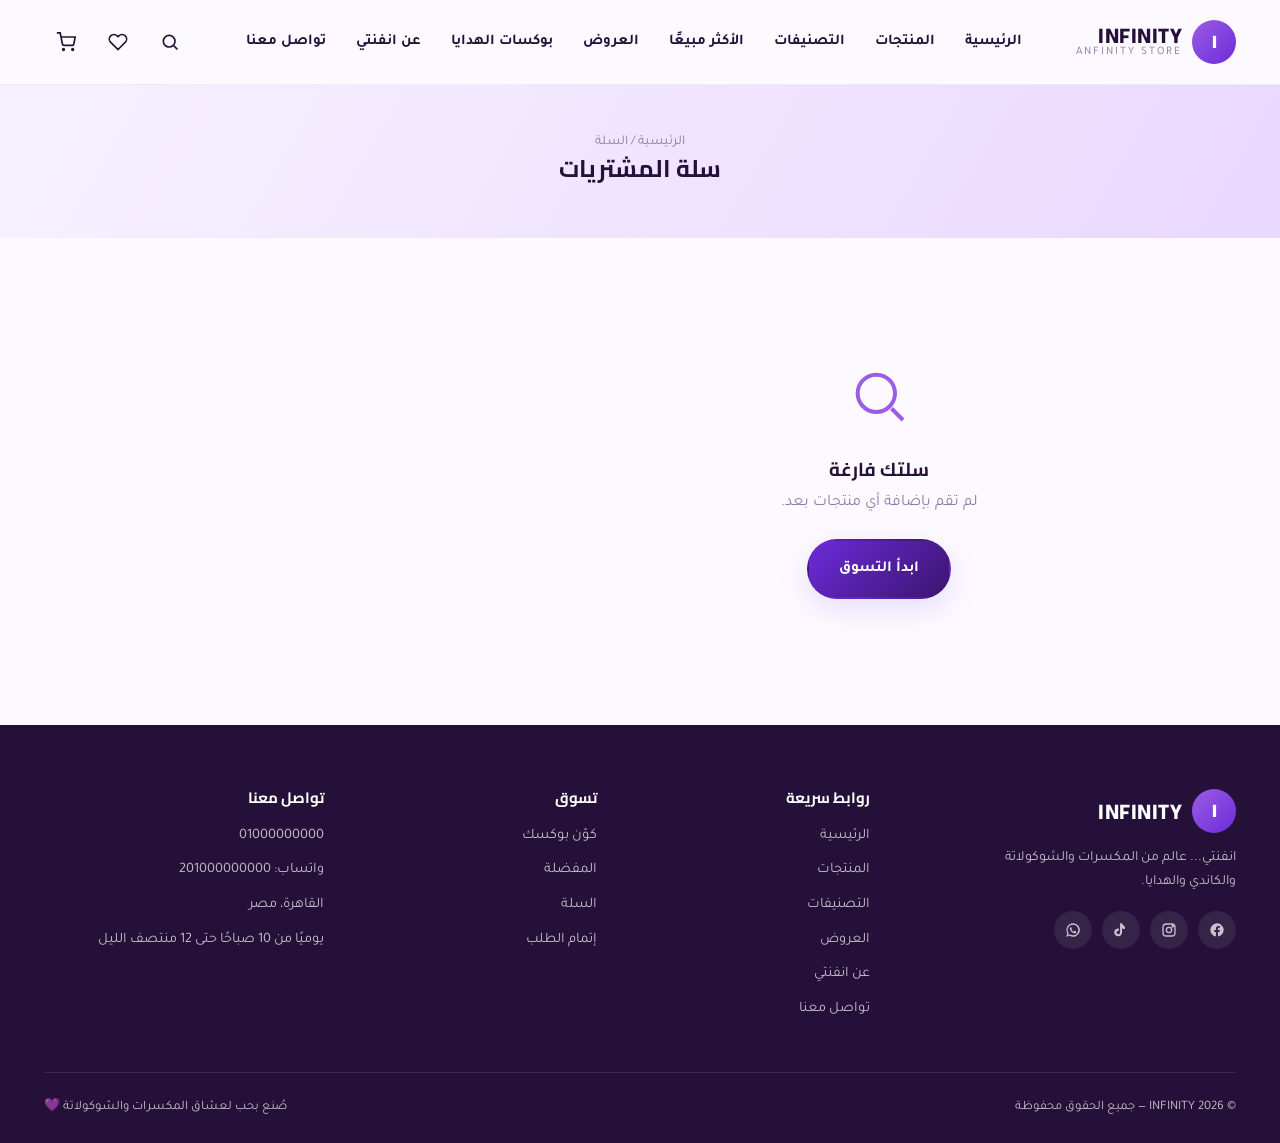
<file: cart.html>
<!DOCTYPE html>
<html lang="ar" dir="rtl">
<head>
<meta charset="UTF-8">
<meta name="viewport" content="width=device-width, initial-scale=1.0">
<title>سلة المشتريات | INFINITY انفنتي</title>
<meta name="description" content="راجع منتجاتك واحسب الإجمالي قبل إتمام الطلب من انفنتي.">
<link rel="icon" href="assets/icons/favicon.png">
<link rel="stylesheet" href="css/style.css">
<link rel="stylesheet" href="css/responsive.css">
<link rel="stylesheet" href="css/animations.css">
</head>
<body>

<div id="site-header"></div>

<main>
  <section class="page-hero">
    <div class="container">
      <div class="breadcrumb"><a href="index.html">الرئيسية</a> / السلة</div>
      <h1>سلة المشتريات</h1>
    </div>
  </section>

  <section class="section--tight">
    <div class="container">
      <div class="cart-layout">
        <div id="cart-root"></div>
        <div id="cart-summary-wrap">
          <div class="cart-summary" id="cart-summary"></div>
        </div>
      </div>
    </div>
  </section>
</main>

<div id="site-footer"></div>

<script src="js/config.js"></script>
<script src="js/products.js"></script>
<script src="js/cart.js"></script>
<script src="js/favorites.js"></script>
<script src="js/search.js"></script>
<script src="js/components.js"></script>
<script src="js/app.js"></script>
</body>
</html>
</file>
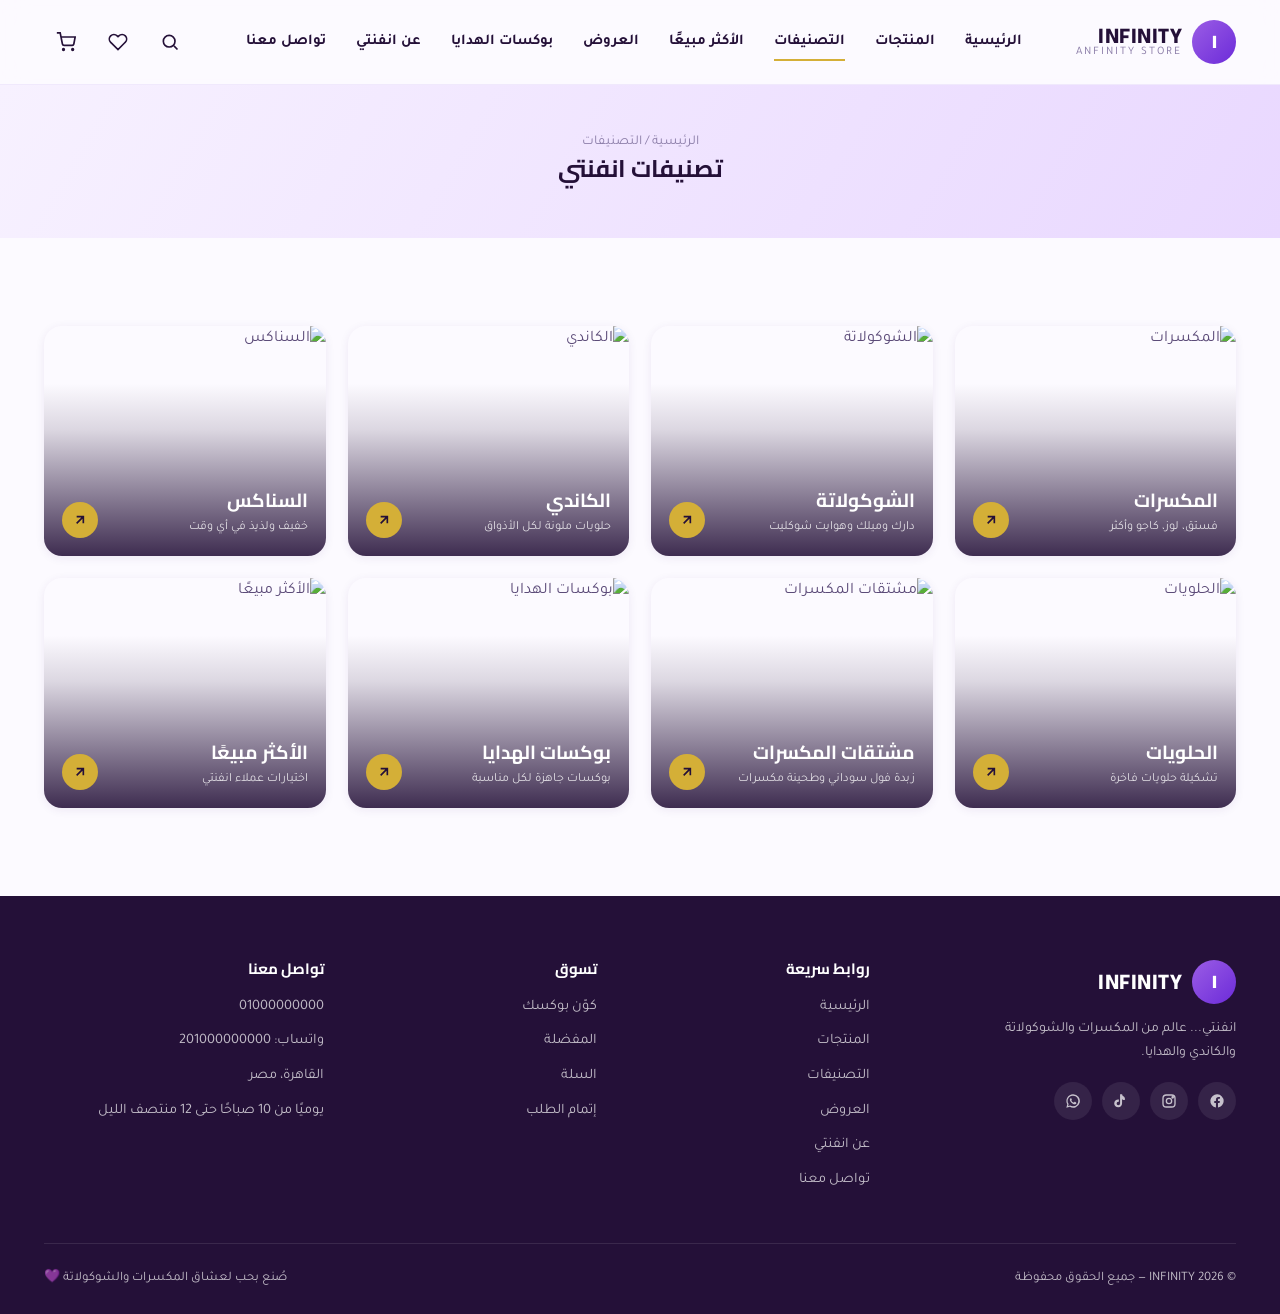
<file: categories.html>
<!DOCTYPE html>
<html lang="ar" dir="rtl">
<head>
<meta charset="UTF-8">
<meta name="viewport" content="width=device-width, initial-scale=1.0">
<title>التصنيفات | INFINITY انفنتي</title>
<meta name="description" content="تصفح تصنيفات انفنتي: المكسرات، الشوكولاتة، الكاندي، السناكس، الحلويات وبوكسات الهدايا.">
<link rel="icon" href="assets/icons/favicon.png">
<link rel="stylesheet" href="css/style.css">
<link rel="stylesheet" href="css/responsive.css">
<link rel="stylesheet" href="css/animations.css">
</head>
<body>

<div id="site-header"></div>

<main>
  <section class="page-hero">
    <div class="container">
      <div class="breadcrumb"><a href="index.html">الرئيسية</a> / التصنيفات</div>
      <h1>تصنيفات انفنتي</h1>
    </div>
  </section>

  <section class="section">
    <div class="container">
      <div class="categories-grid" id="all-categories-grid">
        <div class="skeleton-card skeleton"></div>
        <div class="skeleton-card skeleton"></div>
        <div class="skeleton-card skeleton"></div>
        <div class="skeleton-card skeleton"></div>
      </div>
    </div>
  </section>
</main>

<div id="site-footer"></div>

<script src="js/config.js"></script>
<script src="js/products.js"></script>
<script src="js/cart.js"></script>
<script src="js/favorites.js"></script>
<script src="js/search.js"></script>
<script src="js/components.js"></script>
<script src="js/app.js"></script>
</body>
</html>
</file>
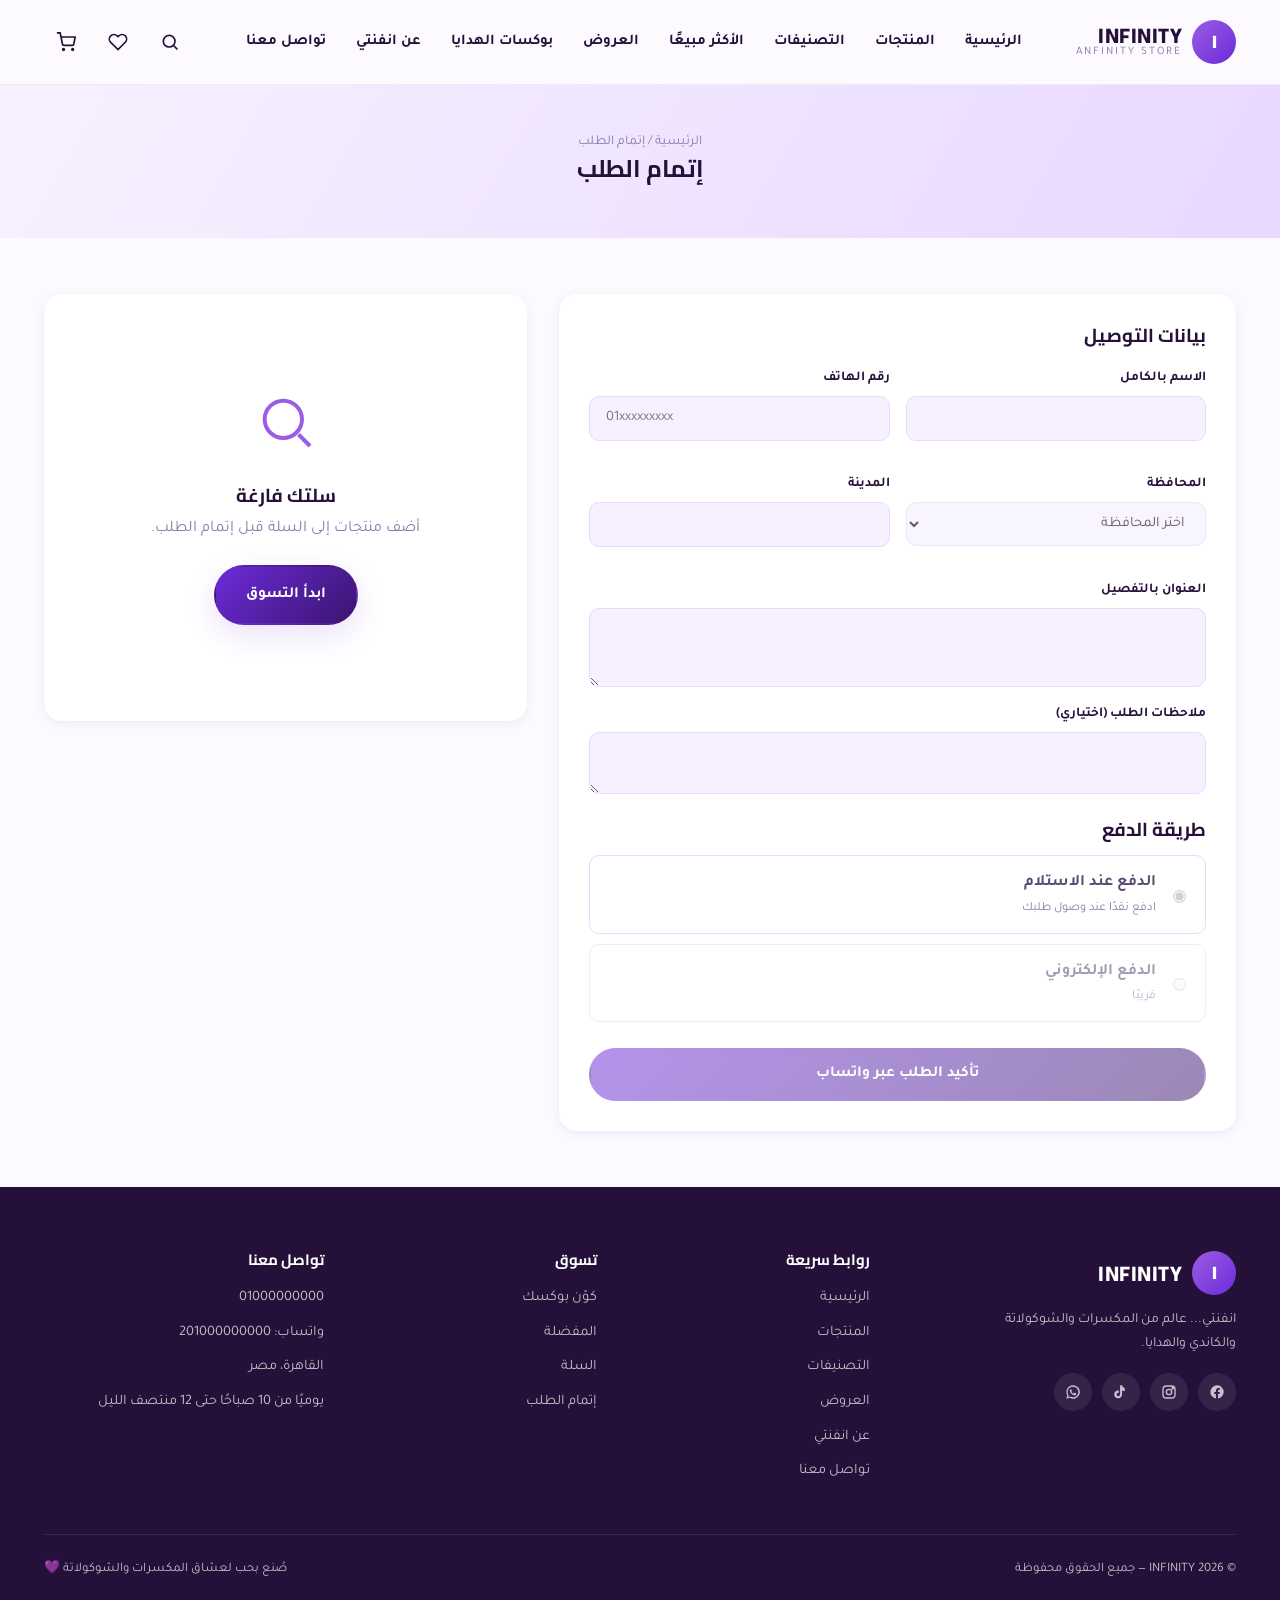
<file: checkout.html>
<!DOCTYPE html>
<html lang="ar" dir="rtl">
<head>
<meta charset="UTF-8">
<meta name="viewport" content="width=device-width, initial-scale=1.0">
<title>إتمام الطلب | INFINITY انفنتي</title>
<meta name="description" content="أكمل بيانات التوصيل واطلب من انفنتي بسهولة، مع إمكانية الطلب عبر واتساب.">
<link rel="icon" href="assets/icons/favicon.png">
<link rel="stylesheet" href="css/style.css">
<link rel="stylesheet" href="css/responsive.css">
<link rel="stylesheet" href="css/animations.css">
</head>
<body>

<div id="site-header"></div>

<main>
  <section class="page-hero">
    <div class="container">
      <div class="breadcrumb"><a href="index.html">الرئيسية</a> / إتمام الطلب</div>
      <h1>إتمام الطلب</h1>
    </div>
  </section>

  <section class="section--tight">
    <div class="container">
      <div class="checkout-layout">
        <div class="form-card">
          <h3 style="margin-bottom:20px;">بيانات التوصيل</h3>
          <form id="checkout-form" novalidate>
            <div class="form-row">
              <div class="form-field">
                <label for="name">الاسم بالكامل</label>
                <input type="text" id="name" name="name" required>
              </div>
              <div class="form-field">
                <label for="phone">رقم الهاتف</label>
                <input type="tel" id="phone" name="phone" pattern="^01[0-2,5]{1}[0-9]{8}$" required placeholder="01xxxxxxxxx">
              </div>
            </div>
            <div class="form-row">
              <div class="form-field">
                <label for="governorate">المحافظة</label>
                <select id="governorate" name="governorate" required>
                  <option value="">اختر المحافظة</option>
                  <option>القاهرة</option><option>الجيزة</option><option>الإسكندرية</option>
                  <option>الدقهلية</option><option>الشرقية</option><option>القليوبية</option>
                  <option>المنوفية</option><option>الغربية</option><option>أخرى</option>
                </select>
              </div>
              <div class="form-field">
                <label for="city">المدينة</label>
                <input type="text" id="city" name="city" required>
              </div>
            </div>
            <div class="form-field">
              <label for="address">العنوان بالتفصيل</label>
              <textarea id="address" name="address" rows="3" required></textarea>
            </div>
            <div class="form-field">
              <label for="notes">ملاحظات الطلب (اختياري)</label>
              <textarea id="notes" name="notes" rows="2"></textarea>
            </div>

            <h3 style="margin:24px 0 14px;">طريقة الدفع</h3>
            <div class="payment-options">
              <label class="payment-option">
                <input type="radio" name="payment" checked>
                <div><strong>الدفع عند الاستلام</strong><div style="font-size:12.5px;color:var(--text-muted);">ادفع نقدًا عند وصول طلبك</div></div>
              </label>
              <label class="payment-option disabled">
                <input type="radio" disabled>
                <div><strong>الدفع الإلكتروني</strong><div style="font-size:12.5px;color:var(--text-muted);">قريبًا</div></div>
              </label>
            </div>

            <button type="submit" class="btn btn-primary btn-block" style="margin-top:26px;">
              تأكيد الطلب عبر واتساب
            </button>
          </form>
        </div>

        <div class="cart-summary" id="checkout-summary"></div>
      </div>
    </div>
  </section>
</main>

<div id="site-footer"></div>

<script src="js/config.js"></script>
<script src="js/products.js"></script>
<script src="js/cart.js"></script>
<script src="js/favorites.js"></script>
<script src="js/search.js"></script>
<script src="js/components.js"></script>
<script src="js/checkout.js"></script>
<script src="js/app.js"></script>
</body>
</html>
</file>
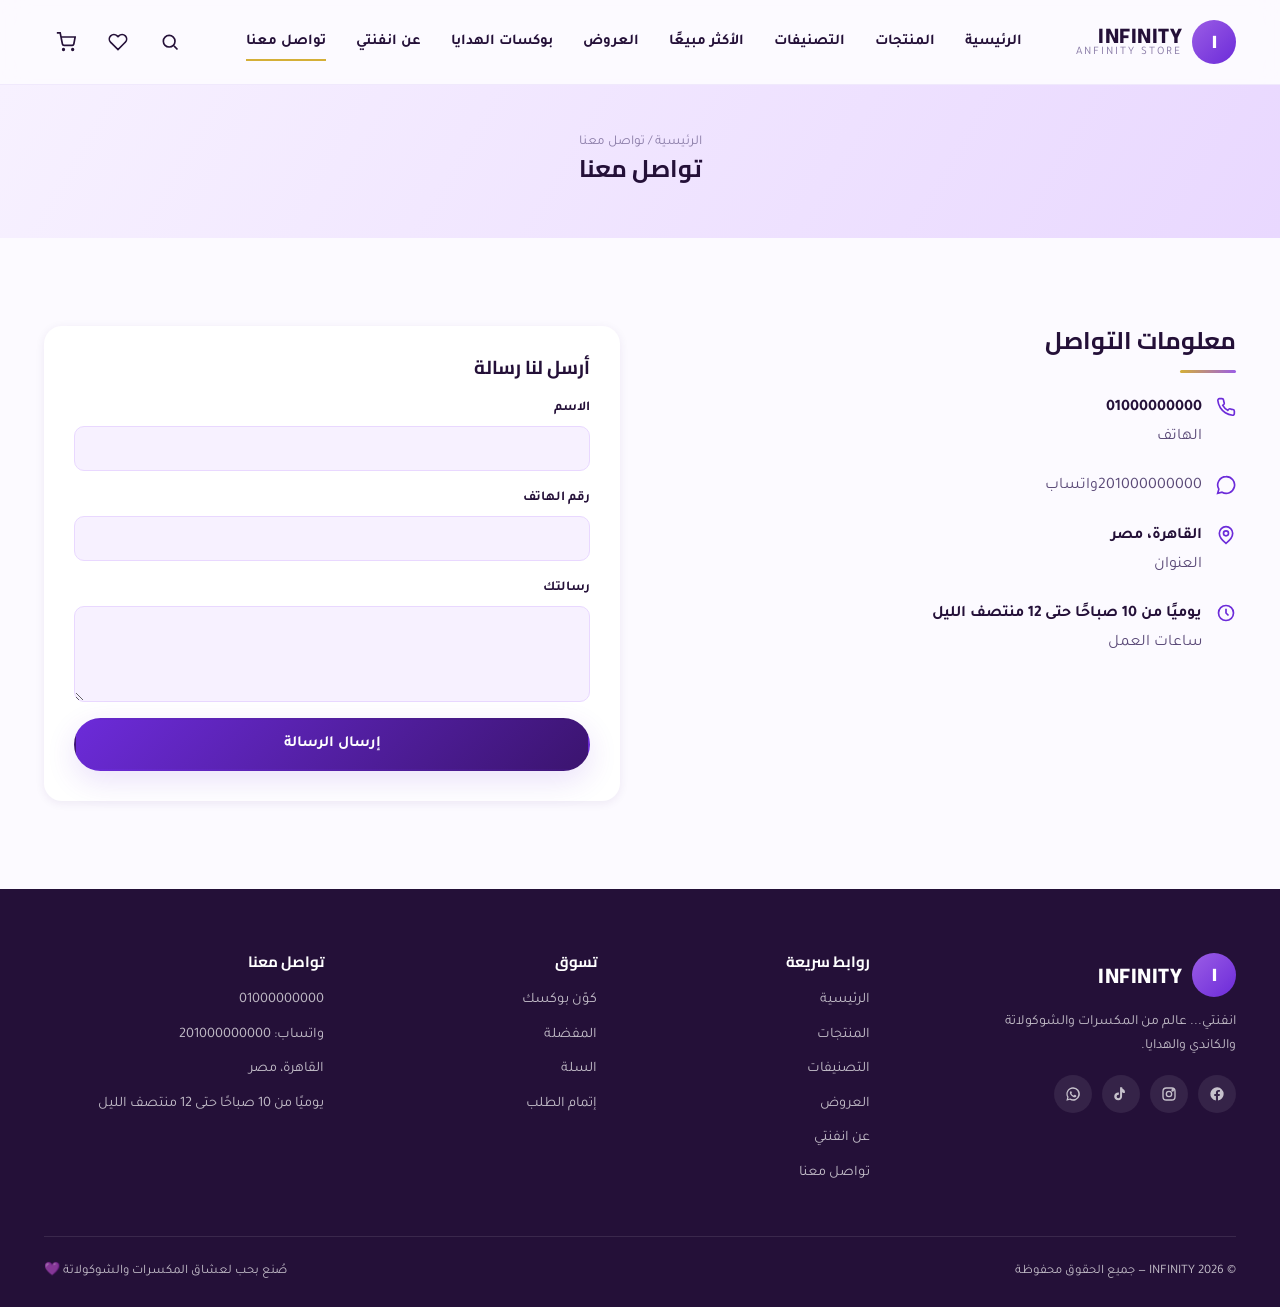
<file: contact.html>
<!DOCTYPE html>
<html lang="ar" dir="rtl">
<head>
<meta charset="UTF-8">
<meta name="viewport" content="width=device-width, initial-scale=1.0">
<title>تواصل معنا | INFINITY انفنتي</title>
<meta name="description" content="تواصل مع فريق انفنتي عبر الهاتف أو واتساب أو نموذج التواصل.">
<link rel="icon" href="assets/icons/favicon.png">
<link rel="stylesheet" href="css/style.css">
<link rel="stylesheet" href="css/responsive.css">
<link rel="stylesheet" href="css/animations.css">
</head>
<body>

<div id="site-header"></div>

<main>
  <section class="page-hero">
    <div class="container">
      <div class="breadcrumb"><a href="index.html">الرئيسية</a> / تواصل معنا</div>
      <h1>تواصل معنا</h1>
    </div>
  </section>

  <section class="section" id="contact-info-root">
    <div class="container contact-layout">
      <div>
        <h2>معلومات التواصل</h2>
        <div class="divider-gold"></div>
        <ul class="contact-info">
          <li>
            <svg width="20" height="20" viewBox="0 0 24 24" fill="none" stroke="currentColor" stroke-width="2"><path d="M22 16.9v3a2 2 0 0 1-2.2 2 19.8 19.8 0 0 1-8.6-3 19.5 19.5 0 0 1-6-6 19.8 19.8 0 0 1-3-8.7A2 2 0 0 1 4.1 2h3a2 2 0 0 1 2 1.7c.1 1 .3 2 .7 3a2 2 0 0 1-.4 2.1L8.1 10a16 16 0 0 0 6 6l1.2-1.3a2 2 0 0 1 2.1-.4c1 .4 2 .6 3 .7a2 2 0 0 1 1.6 2Z"/></svg>
            <div><strong id="contact-phone">01000000000</strong>الهاتف</div>
          </li>
          <li>
            <svg width="20" height="20" viewBox="0 0 24 24" fill="none" stroke="currentColor" stroke-width="2"><path d="M12 2a10 10 0 0 0-8.6 15L2 22l5.2-1.4A10 10 0 1 0 12 2Z"/></svg>
            <div><a href="#" id="contact-whatsapp" target="_blank" rel="noopener"><strong>201000000000</strong></a>واتساب</div>
          </li>
          <li>
            <svg width="20" height="20" viewBox="0 0 24 24" fill="none" stroke="currentColor" stroke-width="2"><path d="M20 10c0 6-8 12-8 12s-8-6-8-12a8 8 0 0 1 16 0Z"/><circle cx="12" cy="10" r="3"/></svg>
            <div><strong id="contact-address">القاهرة، مصر</strong>العنوان</div>
          </li>
          <li>
            <svg width="20" height="20" viewBox="0 0 24 24" fill="none" stroke="currentColor" stroke-width="2"><circle cx="12" cy="12" r="9"/><path d="M12 7v5l3 3"/></svg>
            <div><strong id="contact-hours">يوميًا 10ص - 12م</strong>ساعات العمل</div>
          </li>
        </ul>
      </div>

      <div class="form-card">
        <h3 style="margin-bottom:18px;">أرسل لنا رسالة</h3>
        <form id="contact-form">
          <div class="form-field">
            <label for="c-name">الاسم</label>
            <input type="text" id="c-name" required>
          </div>
          <div class="form-field">
            <label for="c-phone">رقم الهاتف</label>
            <input type="tel" id="c-phone" required>
          </div>
          <div class="form-field">
            <label for="c-message">رسالتك</label>
            <textarea id="c-message" rows="4" required></textarea>
          </div>
          <button type="submit" class="btn btn-primary btn-block">إرسال الرسالة</button>
        </form>
      </div>
    </div>
  </section>
</main>

<div id="site-footer"></div>

<script src="js/config.js"></script>
<script src="js/products.js"></script>
<script src="js/cart.js"></script>
<script src="js/favorites.js"></script>
<script src="js/search.js"></script>
<script src="js/components.js"></script>
<script src="js/app.js"></script>
</body>
</html>
</file>
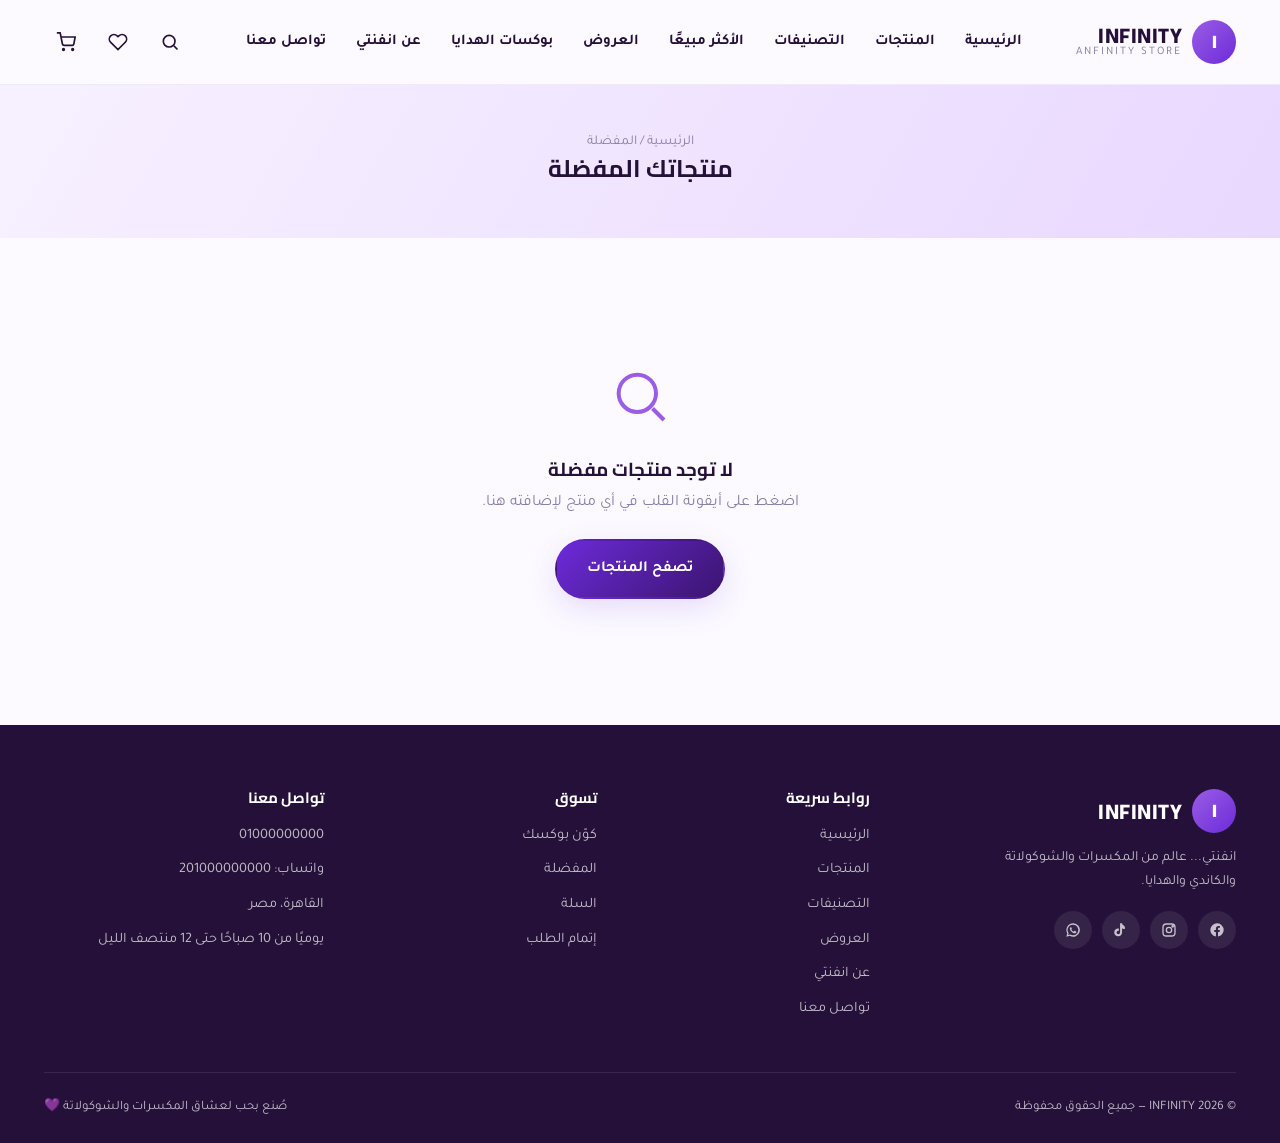
<file: favorites.html>
<!DOCTYPE html>
<html lang="ar" dir="rtl">
<head>
<meta charset="UTF-8">
<meta name="viewport" content="width=device-width, initial-scale=1.0">
<title>المفضلة | INFINITY انفنتي</title>
<meta name="description" content="المنتجات التي أضفتها إلى المفضلة في انفنتي.">
<link rel="icon" href="assets/icons/favicon.png">
<link rel="stylesheet" href="css/style.css">
<link rel="stylesheet" href="css/responsive.css">
<link rel="stylesheet" href="css/animations.css">
</head>
<body>

<div id="site-header"></div>

<main>
  <section class="page-hero">
    <div class="container">
      <div class="breadcrumb"><a href="index.html">الرئيسية</a> / المفضلة</div>
      <h1>منتجاتك المفضلة</h1>
    </div>
  </section>

  <section class="section--tight">
    <div class="container">
      <div id="favorites-root"></div>
    </div>
  </section>
</main>

<div id="site-footer"></div>

<script src="js/config.js"></script>
<script src="js/products.js"></script>
<script src="js/cart.js"></script>
<script src="js/favorites.js"></script>
<script src="js/search.js"></script>
<script src="js/components.js"></script>
<script src="js/app.js"></script>
</body>
</html>
</file>
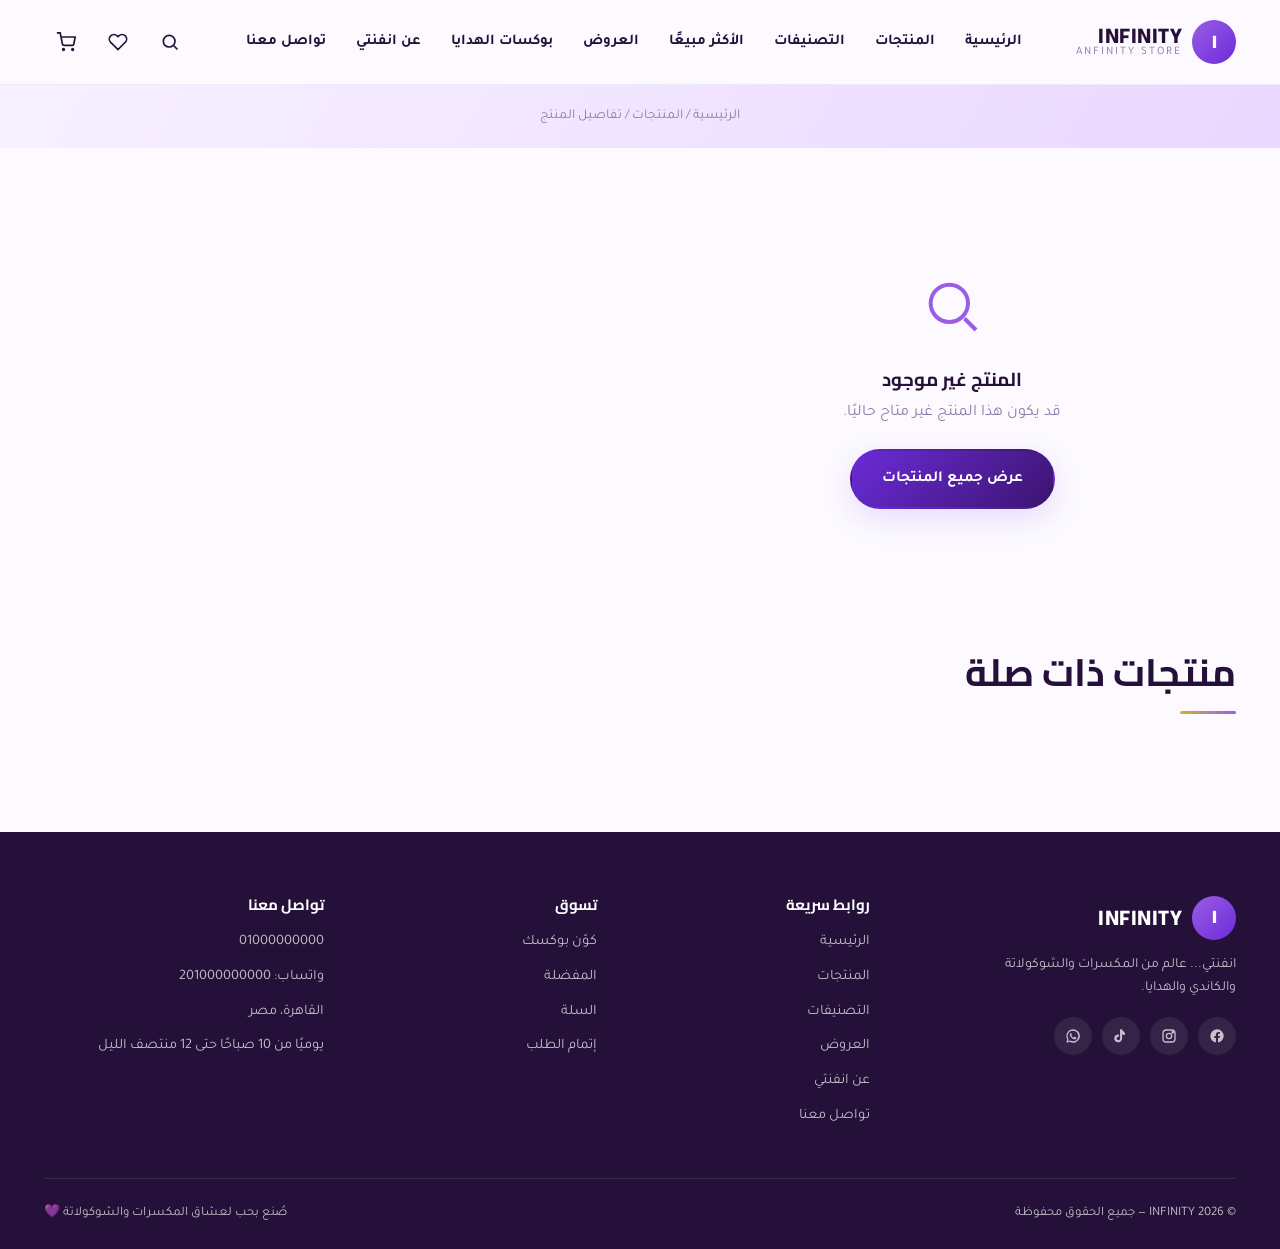
<file: product.html>
<!DOCTYPE html>
<html lang="ar" dir="rtl">
<head>
<meta charset="UTF-8">
<meta name="viewport" content="width=device-width, initial-scale=1.0">
<title>تفاصيل المنتج | INFINITY انفنتي</title>
<meta name="description" content="تفاصيل المنتج، الأسعار والأوزان المتاحة، وطلب مباشر من انفنتي.">
<link rel="icon" href="assets/icons/favicon.png">
<link rel="stylesheet" href="css/style.css">
<link rel="stylesheet" href="css/responsive.css">
<link rel="stylesheet" href="css/animations.css">
</head>
<body>

<div id="site-header"></div>

<main>
  <section class="page-hero" style="padding:20px 0;">
    <div class="container">
      <div class="breadcrumb"><a href="index.html">الرئيسية</a> / <a href="products.html">المنتجات</a> / تفاصيل المنتج</div>
    </div>
  </section>

  <section class="section--tight">
    <div class="container">
      <div class="pd-layout" id="product-detail-root">
        <div class="skeleton-card skeleton" style="height:480px;"></div>
        <div class="skeleton-card skeleton" style="height:480px;"></div>
      </div>

      <div class="related-products">
        <div class="section-head">
          <div><h2 class="section-head__title">منتجات ذات صلة</h2><div class="divider-gold"></div></div>
        </div>
        <div class="products-grid" id="related-products-grid"></div>
      </div>
    </div>
  </section>
</main>

<div id="site-footer"></div>

<script src="js/config.js"></script>
<script src="js/products.js"></script>
<script src="js/cart.js"></script>
<script src="js/favorites.js"></script>
<script src="js/search.js"></script>
<script src="js/components.js"></script>
<script src="js/app.js"></script>
</body>
</html>
</file>
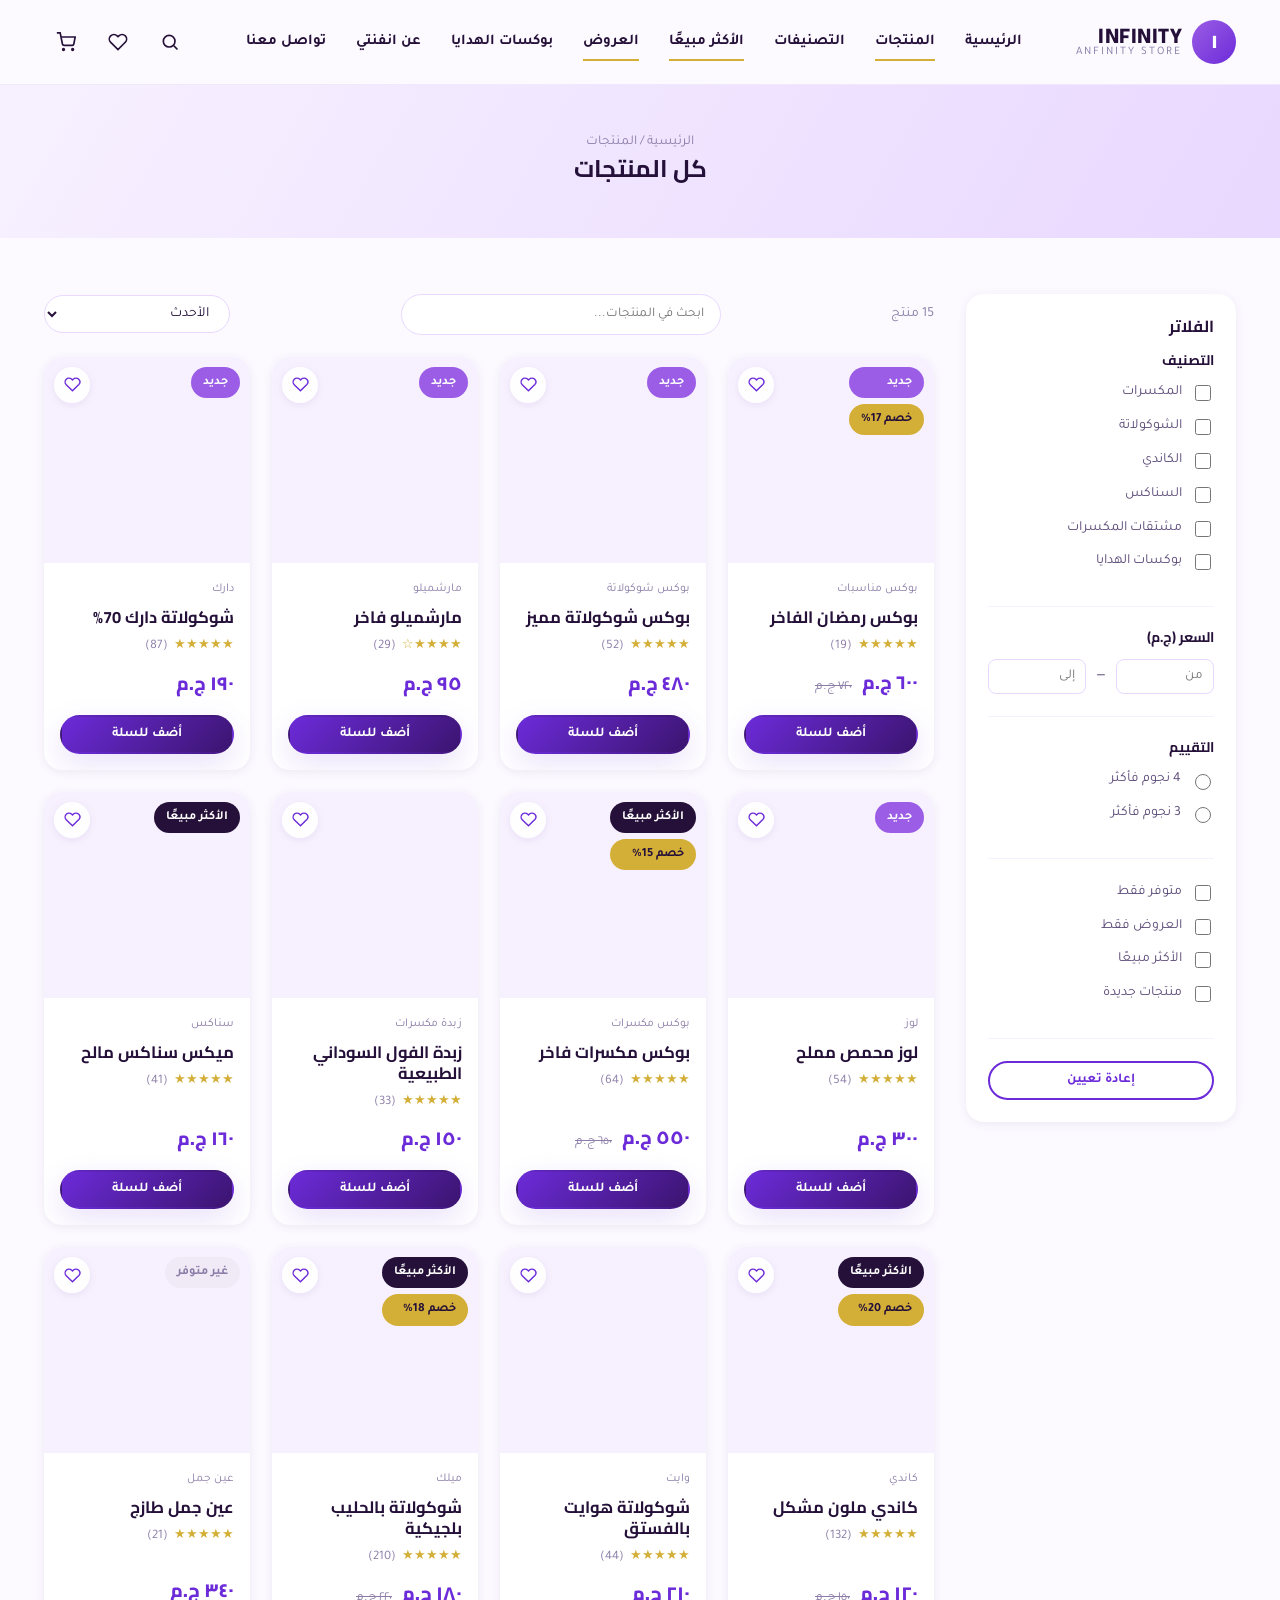
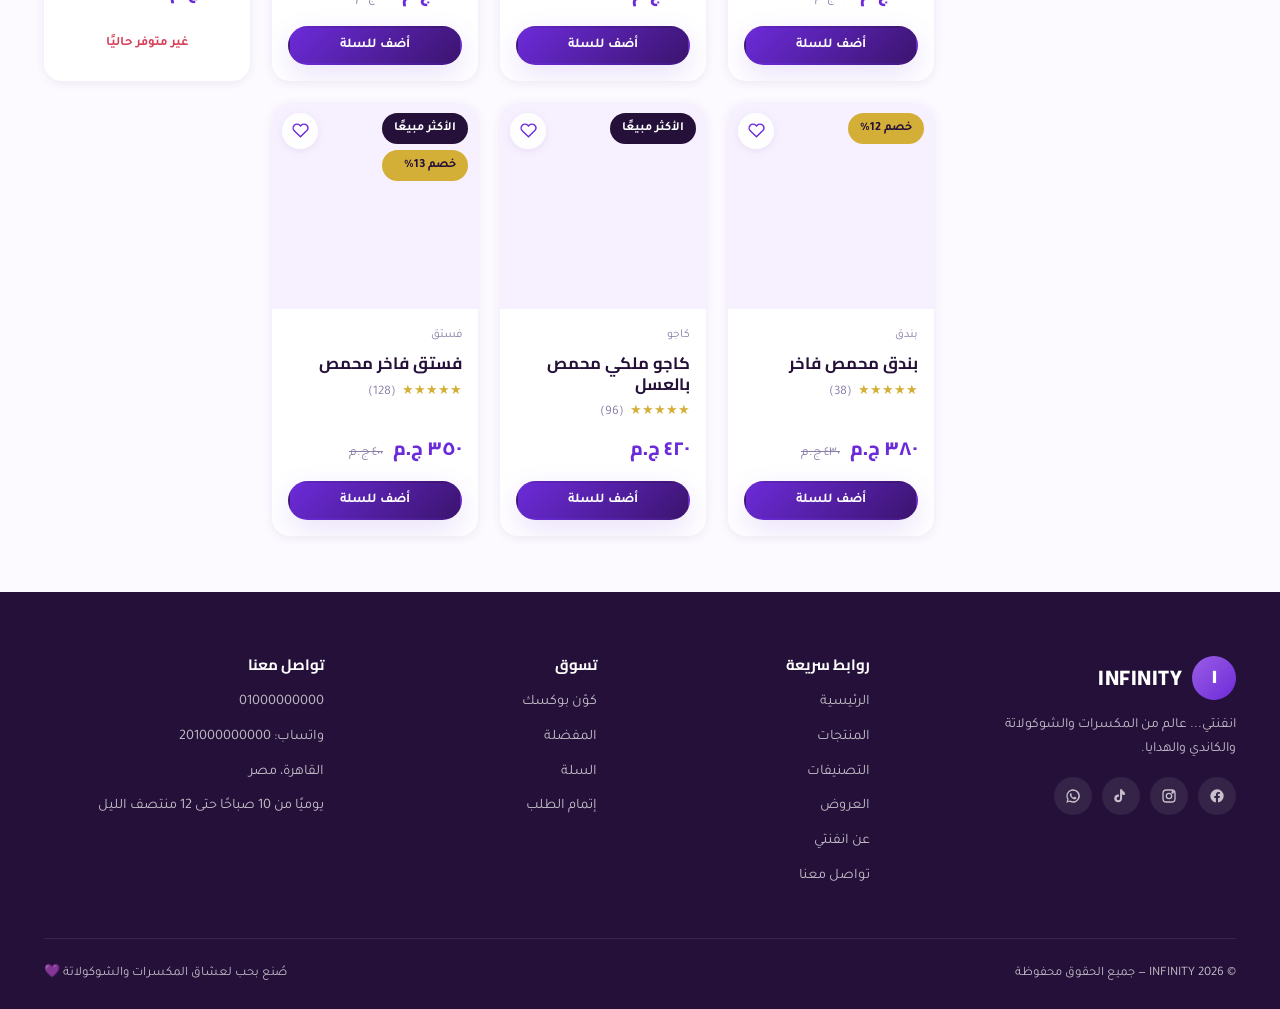
<file: products.html>
<!DOCTYPE html>
<html lang="ar" dir="rtl">
<head>
<meta charset="UTF-8">
<meta name="viewport" content="width=device-width, initial-scale=1.0">
<title>المنتجات | INFINITY انفنتي</title>
<meta name="description" content="تصفح كل منتجات انفنتي: مكسرات، شوكولاتة، كاندي، سناكس وبوكسات هدايا. فلترة حسب السعر والتصنيف والتقييم.">
<link rel="canonical" href="https://example.com/products.html">
<link rel="icon" href="assets/icons/favicon.png">
<link rel="stylesheet" href="css/style.css">
<link rel="stylesheet" href="css/responsive.css">
<link rel="stylesheet" href="css/animations.css">
</head>
<body>

<div id="site-header"></div>

<main>
  <section class="page-hero">
    <div class="container">
      <div class="breadcrumb"><a href="index.html">الرئيسية</a> / المنتجات</div>
      <h1>كل المنتجات</h1>
    </div>
  </section>

  <section class="section--tight">
    <div class="container">
      <button class="btn btn-outline mobile-filter-toggle" id="mobile-filter-toggle">
        <svg width="16" height="16" viewBox="0 0 24 24" fill="none" stroke="currentColor" stroke-width="2"><path d="M4 6h16M7 12h10M10 18h4"/></svg>
        الفلاتر
      </button>

      <div class="products-layout">
        <aside class="filters-panel" id="filters-panel"></aside>

        <div>
          <div class="toolbar">
            <span class="toolbar__count" id="results-count">جاري التحميل...</span>
            <div style="flex:1; max-width:320px;">
              <input type="search" id="search-input-top" placeholder="ابحث في المنتجات..."
                style="width:100%; padding:11px 16px; border-radius:999px; border:1px solid var(--soft-purple); background:var(--white);">
            </div>
            <div class="toolbar__sort">
              <select id="sort-select">
                <option value="newest">الأحدث</option>
                <option value="best_seller">الأكثر مبيعًا</option>
                <option value="price_asc">السعر: من الأقل للأعلى</option>
                <option value="price_desc">السعر: من الأعلى للأقل</option>
                <option value="rating">الأعلى تقييمًا</option>
              </select>
            </div>
          </div>

          <div class="products-grid" id="products-root"></div>
        </div>
      </div>
    </div>
  </section>
</main>

<div id="site-footer"></div>

<script src="js/config.js"></script>
<script src="js/products.js"></script>
<script src="js/cart.js"></script>
<script src="js/favorites.js"></script>
<script src="js/search.js"></script>
<script src="js/components.js"></script>
<script src="js/filters.js"></script>
<script src="js/app.js"></script>
</body>
</html>
</file>
<file: css/style.css>
/* ==========================================================================
   INFINITY | انفنتي — Core Stylesheet
   Design tokens + base + components. Keep colors/spacing as CSS variables
   so the whole brand can be re-skinned from one place.
   ========================================================================== */

@import url('https://fonts.googleapis.com/css2?family=Cairo:wght@500;600;700;800;900&family=Tajawal:wght@300;400;500;700&display=swap');

:root{
  /* Brand palette */
  --primary-purple:#6C2BD9;
  --deep-purple:#3B146F;
  --dark-purple:#241038;
  --light-purple:#9B5DE5;
  --soft-purple:#E9D8FF;
  --very-light-purple:#F7F1FF;
  --bg:#FCFAFF;
  --white:#FFFFFF;
  --gold:#D4AF37;

  /* Text */
  --text-dark:#241038;
  --text-body:#5B4A78;
  --text-muted:#8B7DA8;

  /* Feedback */
  --success:#2E9E5B;
  --danger:#D6425B;

  /* Elevation — purple glow instead of generic grey shadow */
  --shadow-sm: 0 2px 10px rgba(59,20,111,.08);
  --shadow-md: 0 10px 30px rgba(108,43,217,.14);
  --shadow-lg: 0 20px 50px rgba(108,43,217,.22);
  --glow-gold: 0 0 0 1px rgba(212,175,55,.35);

  /* Type */
  --font-display:'Cairo', 'Tajawal', sans-serif;
  --font-body:'Tajawal', 'Cairo', sans-serif;

  /* Radius / spacing */
  --radius-sm:10px;
  --radius-md:18px;
  --radius-lg:28px;
  --radius-pill:999px;
  --container:1240px;
  --header-h:84px;
}

*,*::before,*::after{ box-sizing:border-box; }
html{ scroll-behavior:smooth; }
body{
  margin:0;
  font-family:var(--font-body);
  background:var(--bg);
  color:var(--text-body);
  line-height:1.7;
  -webkit-font-smoothing:antialiased;
}
h1,h2,h3,h4{
  font-family:var(--font-display);
  color:var(--text-dark);
  margin:0 0 .5em;
  line-height:1.25;
}
p{ margin:0 0 1em; }
a{ color:inherit; text-decoration:none; }
img{ max-width:100%; display:block; }
ul{ margin:0; padding:0; list-style:none; }
button{ font-family:inherit; cursor:pointer; }
input,select,textarea{ font-family:inherit; }

:focus-visible{
  outline:3px solid var(--light-purple);
  outline-offset:2px;
}

.container{
  width:100%;
  max-width:var(--container);
  margin:0 auto;
  padding:0 24px;
}

.section{ padding:88px 0; }
.section--tight{ padding:56px 0; }
.section--alt{ background:var(--very-light-purple); }

.section-head{
  display:flex;
  align-items:flex-end;
  justify-content:space-between;
  gap:24px;
  margin-bottom:40px;
  flex-wrap:wrap;
}
.section-head__title{ font-size:clamp(26px,3vw,38px); margin:0; }
.section-head__sub{ color:var(--text-muted); margin:8px 0 0; max-width:52ch; }
.section-head .link-arrow{ white-space:nowrap; }

.divider-gold{
  width:56px; height:3px; border-radius:2px;
  background:linear-gradient(90deg,var(--gold),var(--light-purple));
  margin:14px 0 22px;
}

/* Buttons */
.btn{
  display:inline-flex; align-items:center; justify-content:center; gap:10px;
  padding:15px 30px;
  border-radius:var(--radius-pill);
  font-weight:700; font-size:15.5px;
  border:2px solid transparent;
  transition:transform .25s ease, box-shadow .25s ease, background .25s ease, color .25s ease;
  white-space:nowrap;
}
.btn:active{ transform:scale(.97); }
.btn-primary{
  background:linear-gradient(135deg,var(--primary-purple),var(--deep-purple));
  color:var(--white);
  box-shadow:var(--shadow-md);
}
.btn-primary:hover{ box-shadow:var(--shadow-lg); transform:translateY(-2px); }
.btn-outline{
  background:transparent; color:var(--primary-purple); border-color:var(--primary-purple);
}
.btn-outline:hover{ background:var(--primary-purple); color:var(--white); }
.btn-gold{
  background:var(--white); color:var(--dark-purple); border-color:var(--gold);
}
.btn-gold:hover{ background:var(--gold); color:var(--dark-purple); }
.btn-block{ width:100%; }
.btn-sm{ padding:9px 18px; font-size:13.5px; }
.btn[disabled]{ opacity:.5; cursor:not-allowed; box-shadow:none; transform:none; }

.link-arrow{
  display:inline-flex; align-items:center; gap:8px;
  color:var(--primary-purple); font-weight:700;
}
.link-arrow svg{ transition:transform .2s ease; }
.link-arrow:hover svg{ transform:translateX(-4px); }

.badge{
  display:inline-block; padding:5px 12px; border-radius:var(--radius-pill);
  font-size:12.5px; font-weight:700;
}
.badge-best{ background:var(--dark-purple); color:var(--white); }
.badge-new{ background:var(--light-purple); color:var(--white); }
.badge-offer{ background:var(--gold); color:var(--dark-purple); }
.badge-out{ background:#EFEAF6; color:var(--text-muted); }

/* ==========================================================================
   Header
   ========================================================================== */
.site-header{
  position:sticky; top:0; z-index:100;
  background:rgba(252,250,255,.85);
  backdrop-filter:blur(14px);
  border-bottom:1px solid rgba(108,43,217,.08);
  transition:box-shadow .3s ease, padding .3s ease;
}
.site-header.is-scrolled{ box-shadow:var(--shadow-md); }
.header-inner{
  display:flex; align-items:center; justify-content:space-between;
  height:var(--header-h);
  gap:20px;
}
.brand{ display:flex; align-items:center; gap:10px; }
.brand__mark{
  width:44px; height:44px; border-radius:50%;
  background:linear-gradient(135deg,var(--light-purple),var(--primary-purple));
  display:flex; align-items:center; justify-content:center;
  color:var(--white); font-family:var(--font-display); font-weight:900; font-size:18px;
  flex-shrink:0;
}
.brand__text{ display:flex; flex-direction:column; line-height:1.1; }
.brand__text strong{ font-family:var(--font-display); font-weight:800; font-size:21px; color:var(--dark-purple); letter-spacing:.5px; }
.brand__text span{ font-size:11.5px; color:var(--text-muted); letter-spacing:2px; }

.main-nav{ display:flex; align-items:center; gap:30px; }
.main-nav a{
  font-weight:600; font-size:15px; color:var(--text-dark);
  position:relative; padding:6px 0;
}
.main-nav a::after{
  content:''; position:absolute; right:0; bottom:0; width:0; height:2px;
  background:var(--gold); transition:width .25s ease;
}
.main-nav a:hover::after, .main-nav a.active::after{ width:100%; }

.header-actions{ display:flex; align-items:center; gap:8px; }
.icon-btn{
  position:relative; width:44px; height:44px; border-radius:50%;
  display:flex; align-items:center; justify-content:center;
  background:transparent; border:none; color:var(--dark-purple);
  transition:background .2s ease;
}
.icon-btn:hover{ background:var(--soft-purple); }
.icon-btn .count{
  position:absolute; top:2px; left:2px;
  background:var(--primary-purple); color:#fff;
  font-size:10.5px; font-weight:800; line-height:1;
  min-width:18px; height:18px; border-radius:50%;
  display:flex; align-items:center; justify-content:center;
  border:2px solid var(--bg);
}
.menu-toggle{ display:none; }

.header-search{
  position:absolute; inset-inline:0; top:100%;
  background:var(--white); border-bottom:1px solid var(--soft-purple);
  box-shadow:var(--shadow-md);
  padding:18px 0; transform:translateY(-8px); opacity:0; pointer-events:none;
  transition:all .25s ease;
}
.header-search.is-open{ transform:translateY(0); opacity:1; pointer-events:auto; }
.header-search__box{
  display:flex; align-items:center; gap:10px;
  background:var(--very-light-purple); border-radius:var(--radius-pill);
  padding:12px 20px;
}
.header-search__box input{
  flex:1; border:none; background:transparent; font-size:15px; color:var(--text-dark); outline:none;
}
#search-suggestions{
  max-width:var(--container); margin:14px auto 0; padding:0 24px;
  display:grid; gap:8px;
}
.suggestion-row{
  display:flex; align-items:center; gap:12px; padding:8px;
  border-radius:var(--radius-sm);
}
.suggestion-row:hover{ background:var(--very-light-purple); }
.suggestion-row img{ width:44px; height:44px; border-radius:10px; object-fit:cover; }

/* ==========================================================================
   Hero
   ========================================================================== */
.hero{
  position:relative; overflow:hidden;
  padding:70px 0 100px;
  background:radial-gradient(circle at 85% 20%, var(--soft-purple), transparent 55%),
             radial-gradient(circle at 10% 90%, var(--very-light-purple), transparent 50%);
}
.hero-grid{
  display:grid; grid-template-columns:1.05fr .95fr; align-items:center; gap:40px;
}
.hero-eyebrow{
  display:inline-flex; align-items:center; gap:8px;
  color:var(--primary-purple); font-weight:700; font-size:14px;
  background:var(--soft-purple); padding:8px 16px; border-radius:var(--radius-pill);
  margin-bottom:22px;
}
.hero h1{
  font-size:clamp(36px,5vw,58px); font-weight:900; letter-spacing:-.5px;
  margin-bottom:18px;
}
.hero h1 em{ font-style:normal; color:var(--primary-purple); }
.hero p.lead{ font-size:18px; color:var(--text-body); max-width:46ch; margin-bottom:32px; }
.hero-actions{ display:flex; gap:16px; flex-wrap:wrap; }
.hero-stats{ display:flex; gap:34px; margin-top:44px; }
.hero-stats div strong{ display:block; font-family:var(--font-display); font-size:26px; color:var(--dark-purple); }
.hero-stats div span{ font-size:13px; color:var(--text-muted); }

.hero-visual{ position:relative; min-height:420px; }
.hero-visual__frame{
  position:relative; border-radius:var(--radius-lg);
  overflow:hidden; box-shadow:var(--shadow-lg);
  height:440px;
}
.hero-visual__frame img{ width:100%; height:100%; object-fit:cover; }
.floating-card{
  position:absolute; background:var(--white); border-radius:var(--radius-md);
  box-shadow:var(--shadow-md); padding:12px 16px;
  display:flex; align-items:center; gap:10px; font-weight:700; font-size:13.5px;
  color:var(--dark-purple);
}
.floating-card svg{ flex-shrink:0; }
.floating-card--1{ top:8%; right:-6%; animation:floatY 5s ease-in-out infinite; }
.floating-card--2{ bottom:14%; left:-8%; animation:floatY 6s ease-in-out infinite 1s; }
.floating-card--3{ top:48%; right:-3%; animation:floatY 5.5s ease-in-out infinite .5s; }

/* ==========================================================================
   Category cards
   ========================================================================== */
.categories-grid{
  display:grid; grid-template-columns:repeat(4,1fr); gap:22px;
}
.cat-card{
  position:relative; border-radius:var(--radius-md); overflow:hidden;
  height:230px; box-shadow:var(--shadow-sm);
  transition:box-shadow .3s ease, transform .3s ease;
}
.cat-card:hover{ box-shadow:0 0 0 2px var(--gold), var(--shadow-lg); transform:translateY(-4px); }
.cat-card img{
  position:absolute; inset:0; width:100%; height:100%; object-fit:cover;
  transition:transform .5s ease;
}
.cat-card:hover img{ transform:scale(1.08); }
.cat-card::after{
  content:''; position:absolute; inset:0;
  background:linear-gradient(0deg, rgba(36,16,56,.88) 0%, rgba(36,16,56,.15) 55%, transparent 75%);
}
.cat-card__body{
  position:absolute; inset-inline:0; bottom:0; padding:18px; color:#fff; z-index:1;
  display:flex; align-items:flex-end; justify-content:space-between; gap:10px;
}
.cat-card__body h3{ color:#fff; font-size:19px; margin:0 0 4px; }
.cat-card__body p{ margin:0; font-size:12.5px; color:rgba(255,255,255,.8); }
.cat-card__arrow{
  width:36px; height:36px; border-radius:50%; background:var(--gold);
  display:flex; align-items:center; justify-content:center; flex-shrink:0;
  color:var(--dark-purple); transition:transform .25s ease;
}
.cat-card:hover .cat-card__arrow{ transform:translateX(-4px) rotate(-45deg); }

/* ==========================================================================
   Product cards & grids
   ========================================================================== */
.products-grid{
  display:grid; grid-template-columns:repeat(4,1fr); gap:22px;
}
.product-card{
  background:var(--white); border-radius:var(--radius-md);
  box-shadow:var(--shadow-sm); overflow:hidden;
  display:flex; flex-direction:column;
  transition:transform .3s ease, box-shadow .3s ease;
  position:relative;
}
.product-card:hover{ transform:translateY(-6px); box-shadow:var(--shadow-lg); }
.product-card__media{ position:relative; aspect-ratio:1/1; overflow:hidden; background:var(--very-light-purple); }
.product-card__media img{ width:100%; height:100%; object-fit:cover; transition:transform .5s ease; }
.product-card:hover .product-card__media img{ transform:scale(1.09); }
.product-card__badges{ position:absolute; top:10px; right:10px; display:flex; flex-direction:column; gap:6px; z-index:1; }
.fav-btn{
  position:absolute; top:10px; left:10px; z-index:1;
  width:36px; height:36px; border-radius:50%; border:none;
  background:rgba(255,255,255,.9); display:flex; align-items:center; justify-content:center;
  color:var(--primary-purple); box-shadow:var(--shadow-sm);
  transition:transform .2s ease;
}
.fav-btn:hover{ transform:scale(1.1); }
.fav-btn.is-active svg{ fill:var(--primary-purple); }
.product-card__body{ padding:16px; display:flex; flex-direction:column; gap:8px; flex:1; }
.product-card__cat{ font-size:12px; color:var(--text-muted); }
.product-card__name{ font-size:16.5px; font-weight:700; color:var(--text-dark); margin:0; }
.product-card__name a{ display:block; }
.product-card__rating{ display:flex; align-items:center; gap:6px; font-size:13px; color:var(--text-muted); }
.product-card__rating .stars{ color:var(--gold); }
.product-card__price-row{ display:flex; align-items:baseline; gap:10px; margin-top:auto; }
.price-current{ font-family:var(--font-display); font-weight:800; font-size:19px; color:var(--primary-purple); }
.price-old{ font-size:13.5px; color:var(--text-muted); text-decoration:line-through; }
.product-card__actions{ padding:0 16px 16px; }
.product-card__unavailable{ font-size:13px; color:var(--danger); font-weight:700; padding:10px 0; text-align:center; }

/* Skeleton loading */
.skeleton{ position:relative; overflow:hidden; background:var(--very-light-purple); }
.skeleton::after{
  content:''; position:absolute; inset:0;
  background:linear-gradient(90deg, transparent, rgba(255,255,255,.7), transparent);
  transform:translateX(-100%);
  animation:shimmer 1.4s infinite;
}
.skeleton-card{ border-radius:var(--radius-md); height:340px; background:var(--very-light-purple); }

/* Empty state */
.empty-state{ text-align:center; padding:70px 20px; }
.empty-state svg{ margin-bottom:18px; color:var(--light-purple); }
.empty-state h3{ margin-bottom:8px; }
.empty-state p{ color:var(--text-muted); margin-bottom:22px; }
.error-banner{
  background:var(--very-light-purple); border:1px solid var(--soft-purple);
  color:var(--deep-purple); padding:18px 22px; border-radius:var(--radius-md);
  text-align:center; font-weight:600;
}

/* ==========================================================================
   Offers, brand story, occasions
   ========================================================================== */
.offer-banner{
  background:linear-gradient(120deg,var(--deep-purple),var(--primary-purple));
  border-radius:var(--radius-lg); padding:44px; color:#fff;
  display:flex; align-items:center; justify-content:space-between; gap:24px; margin-bottom:36px;
  flex-wrap:wrap;
}
.offer-banner h2{ color:#fff; font-size:clamp(22px,3vw,32px); margin:0 0 6px; }
.offer-banner p{ color:rgba(255,255,255,.85); margin:0; }

.story-grid{ display:grid; grid-template-columns:.9fr 1.1fr; gap:56px; align-items:center; }
.story-media{ border-radius:var(--radius-lg); overflow:hidden; box-shadow:var(--shadow-lg); aspect-ratio:4/5; }
.story-media img{ width:100%; height:100%; object-fit:cover; }
.story-stats{ display:flex; gap:34px; margin-top:30px; }
.story-stats div strong{ display:block; font-family:var(--font-display); font-size:30px; color:var(--primary-purple); }
.story-stats div span{ font-size:13px; color:var(--text-muted); }

.occasions-grid{ display:grid; grid-template-columns:repeat(5,1fr); gap:16px; }
.occasion-chip{
  background:var(--white); border:1px solid var(--soft-purple); border-radius:var(--radius-md);
  padding:22px 14px; text-align:center; display:flex; flex-direction:column; align-items:center; gap:10px;
  transition:all .25s ease; cursor:pointer;
}
.occasion-chip:hover, .occasion-chip.is-active{
  background:var(--primary-purple); color:#fff; border-color:var(--primary-purple); transform:translateY(-3px);
}
.occasion-chip svg{ color:var(--gold); }
.occasion-chip span{ font-weight:700; font-size:13.5px; }

/* Reviews */
.reviews-track{ display:flex; gap:22px; overflow-x:auto; padding-bottom:10px; scroll-snap-type:x mandatory; }
.review-card{
  flex:0 0 340px; scroll-snap-align:start; background:var(--white);
  border-radius:var(--radius-md); box-shadow:var(--shadow-sm); padding:26px;
}
.review-card__stars{ color:var(--gold); margin-bottom:12px; }
.review-card__meta{ display:flex; align-items:center; gap:12px; margin-top:16px; }
.review-card__meta img{ width:40px; height:40px; border-radius:50%; object-fit:cover; }
.review-card__meta strong{ display:block; font-size:14px; color:var(--text-dark); }
.review-card__meta span{ font-size:12px; color:var(--text-muted); }

/* Instagram gallery */
.insta-grid{ display:grid; grid-template-columns:repeat(6,1fr); gap:12px; }
.insta-grid a{ position:relative; aspect-ratio:1/1; border-radius:var(--radius-sm); overflow:hidden; }
.insta-grid img{ width:100%; height:100%; object-fit:cover; transition:transform .4s ease; }
.insta-grid a:hover img{ transform:scale(1.1); }

/* Newsletter */
.newsletter{
  background:var(--dark-purple); border-radius:var(--radius-lg); padding:54px; text-align:center; color:#fff;
}
.newsletter h2{ color:#fff; }
.newsletter p{ color:rgba(255,255,255,.75); max-width:52ch; margin:0 auto 26px; }
.newsletter-form{ display:flex; gap:12px; max-width:460px; margin:0 auto; }
.newsletter-form input{
  flex:1; padding:14px 20px; border-radius:var(--radius-pill); border:none; font-size:15px;
}

/* ==========================================================================
   Footer
   ========================================================================== */
.site-footer{ background:var(--dark-purple); color:rgba(255,255,255,.72); padding:64px 0 24px; }
.footer-grid{ display:grid; grid-template-columns:1.4fr 1fr 1fr 1.2fr; gap:40px; padding-bottom:40px; border-bottom:1px solid rgba(255,255,255,.1); }
.footer-brand .brand__text strong{ color:#fff; }
.footer-brand p{ margin-top:14px; max-width:34ch; font-size:14px; }
.footer-col h4{ color:#fff; font-size:15px; margin-bottom:16px; }
.footer-col li{ margin-bottom:10px; font-size:14.5px; }
.footer-col a:hover{ color:var(--gold); }
.footer-social{ display:flex; gap:10px; margin-top:16px; }
.footer-social a{
  width:38px; height:38px; border-radius:50%; background:rgba(255,255,255,.08);
  display:flex; align-items:center; justify-content:center; transition:background .2s ease;
}
.footer-social a:hover{ background:var(--gold); color:var(--dark-purple); }
.footer-bottom{ display:flex; justify-content:space-between; padding-top:24px; font-size:13px; flex-wrap:wrap; gap:10px; }

/* ==========================================================================
   Generic page header (inner pages)
   ========================================================================== */
.page-hero{
  background:linear-gradient(120deg,var(--very-light-purple),var(--soft-purple));
  padding:46px 0; text-align:center;
}
.page-hero h1{ margin-bottom:8px; }
.breadcrumb{ font-size:13.5px; color:var(--text-muted); }
.breadcrumb a:hover{ color:var(--primary-purple); }

/* ==========================================================================
   Products page: filters + toolbar
   ========================================================================== */
.products-layout{ display:grid; grid-template-columns:270px 1fr; gap:32px; align-items:flex-start; }
.filters-panel{
  background:var(--white); border-radius:var(--radius-md); box-shadow:var(--shadow-sm);
  padding:22px; position:sticky; top:calc(var(--header-h) + 20px);
}
.filters-panel h3{ font-size:16px; margin-bottom:16px; }
.filter-group{ margin-bottom:22px; padding-bottom:22px; border-bottom:1px solid var(--very-light-purple); }
.filter-group:last-child{ border:none; margin:0; padding:0; }
.filter-group h4{ font-size:14px; margin-bottom:12px; color:var(--text-dark); }
.filter-option{ display:flex; align-items:center; gap:9px; margin-bottom:10px; font-size:14px; cursor:pointer; }
.filter-option input{ accent-color:var(--primary-purple); width:16px; height:16px; }
.price-range-inputs{ display:flex; gap:10px; align-items:center; }
.price-range-inputs input{
  width:100%; padding:8px 10px; border:1px solid var(--soft-purple); border-radius:8px; font-size:13.5px;
}
.toolbar{ display:flex; align-items:center; justify-content:space-between; margin-bottom:22px; flex-wrap:wrap; gap:12px; }
.toolbar__count{ color:var(--text-muted); font-size:14px; }
.toolbar__sort select{
  padding:10px 16px; border-radius:var(--radius-pill); border:1px solid var(--soft-purple);
  background:var(--white); font-size:14px; color:var(--text-dark);
}
.mobile-filter-toggle{ display:none; }

/* ==========================================================================
   Product details page
   ========================================================================== */
.pd-layout{ display:grid; grid-template-columns:1fr 1fr; gap:56px; }
.pd-gallery__main{ border-radius:var(--radius-lg); overflow:hidden; box-shadow:var(--shadow-md); aspect-ratio:1/1; margin-bottom:14px; }
.pd-gallery__main img{ width:100%; height:100%; object-fit:cover; }
.pd-gallery__thumbs{ display:flex; gap:10px; }
.pd-gallery__thumbs img{
  width:78px; height:78px; object-fit:cover; border-radius:10px; cursor:pointer;
  border:2px solid transparent; transition:border-color .2s ease;
}
.pd-gallery__thumbs img.is-active{ border-color:var(--primary-purple); }
.pd-cat{ color:var(--primary-purple); font-weight:700; font-size:13.5px; }
.pd-title{ font-size:clamp(24px,3vw,32px); margin:6px 0 12px; }
.pd-rating{ display:flex; align-items:center; gap:8px; color:var(--text-muted); font-size:14px; margin-bottom:16px; }
.pd-rating .stars{ color:var(--gold); }
.pd-price-row{ display:flex; align-items:baseline; gap:14px; margin-bottom:18px; }
.pd-price-row .price-current{ font-size:30px; }
.pd-price-row .price-old{ font-size:17px; }
.pd-desc{ color:var(--text-body); margin-bottom:22px; }
.pd-weights{ display:flex; gap:10px; margin-bottom:22px; flex-wrap:wrap; }
.weight-chip{
  padding:9px 18px; border-radius:var(--radius-pill); border:1.5px solid var(--soft-purple);
  font-weight:700; font-size:13.5px; color:var(--text-dark); background:var(--white);
}
.weight-chip.is-active{ background:var(--primary-purple); border-color:var(--primary-purple); color:#fff; }
.pd-qty-row{ display:flex; align-items:center; gap:20px; margin-bottom:24px; }
.qty-selector{
  display:flex; align-items:center; border:1.5px solid var(--soft-purple); border-radius:var(--radius-pill);
  overflow:hidden;
}
.qty-selector button{
  width:42px; height:42px; border:none; background:var(--very-light-purple); font-size:18px; color:var(--primary-purple); font-weight:700;
}
.qty-selector input{
  width:44px; text-align:center; border:none; font-weight:700; font-size:15px; background:transparent;
}
.pd-actions{ display:flex; gap:14px; margin-bottom:26px; flex-wrap:wrap; }
.pd-actions .btn{ flex:1; min-width:160px; }
.pd-share{ display:flex; gap:10px; align-items:center; font-size:13.5px; color:var(--text-muted); }
.pd-share a{
  width:34px; height:34px; border-radius:50%; background:var(--very-light-purple);
  display:flex; align-items:center; justify-content:center; color:var(--primary-purple);
}
.related-products{ margin-top:70px; }

/* ==========================================================================
   Cart page
   ========================================================================== */
.cart-layout{ display:grid; grid-template-columns:1.6fr 1fr; gap:32px; align-items:flex-start; }
.cart-table{ background:var(--white); border-radius:var(--radius-md); box-shadow:var(--shadow-sm); overflow:hidden; }
.cart-row{
  display:grid; grid-template-columns:80px 1fr auto auto auto; gap:16px; align-items:center;
  padding:18px 20px; border-bottom:1px solid var(--very-light-purple);
}
.cart-row img{ width:72px; height:72px; object-fit:cover; border-radius:10px; }
.cart-row__name{ font-weight:700; color:var(--text-dark); }
.cart-row__meta{ font-size:12.5px; color:var(--text-muted); }
.cart-row__remove{ color:var(--danger); background:none; border:none; font-size:13px; font-weight:700; }
.cart-summary{
  background:var(--white); border-radius:var(--radius-md); box-shadow:var(--shadow-sm); padding:26px; position:sticky; top:calc(var(--header-h) + 20px);
}
.summary-row{ display:flex; justify-content:space-between; margin-bottom:12px; font-size:14.5px; color:var(--text-body); }
.summary-row.total{ font-size:19px; font-weight:800; color:var(--text-dark); border-top:1px solid var(--very-light-purple); padding-top:14px; margin-top:14px; }
.cart-actions{ display:flex; flex-direction:column; gap:10px; margin-top:20px; }

/* ==========================================================================
   Checkout & forms
   ========================================================================== */
.checkout-layout{ display:grid; grid-template-columns:1.4fr 1fr; gap:32px; align-items:flex-start; }
.form-card{ background:var(--white); border-radius:var(--radius-md); box-shadow:var(--shadow-sm); padding:30px; }
.form-row{ display:grid; grid-template-columns:1fr 1fr; gap:16px; margin-bottom:16px; }
.form-field{ display:flex; flex-direction:column; gap:6px; margin-bottom:16px; }
.form-field label{ font-size:13.5px; font-weight:700; color:var(--text-dark); }
.form-field input, .form-field select, .form-field textarea{
  padding:13px 16px; border:1.5px solid var(--soft-purple); border-radius:var(--radius-sm);
  font-size:14.5px; color:var(--text-dark); background:var(--very-light-purple);
}
.form-field input:focus, .form-field select:focus, .form-field textarea:focus{
  outline:none; border-color:var(--primary-purple); background:var(--white);
}
.payment-options{ display:flex; flex-direction:column; gap:10px; }
.payment-option{
  display:flex; align-items:center; gap:12px; padding:14px 16px; border:1.5px solid var(--soft-purple);
  border-radius:var(--radius-sm); cursor:pointer;
}
.payment-option input{ accent-color:var(--primary-purple); }
.payment-option.disabled{ opacity:.55; cursor:not-allowed; }

/* Build your box */
.box-builder{ display:grid; grid-template-columns:1.3fr .9fr; gap:40px; align-items:flex-start; }
.box-step{ background:var(--white); border-radius:var(--radius-md); box-shadow:var(--shadow-sm); padding:26px; margin-bottom:20px; }
.box-step h3{ display:flex; align-items:center; gap:10px; font-size:17px; }
.box-step h3 .step-num{
  width:28px; height:28px; border-radius:50%; background:var(--primary-purple); color:#fff;
  display:flex; align-items:center; justify-content:center; font-size:13px; font-family:var(--font-body);
}
.box-options-grid{ display:grid; grid-template-columns:repeat(3,1fr); gap:12px; }
.box-option{
  border:1.5px solid var(--soft-purple); border-radius:var(--radius-sm); padding:14px; text-align:center;
  cursor:pointer; transition:all .2s ease;
}
.box-option:hover{ border-color:var(--light-purple); }
.box-option.is-selected{ border-color:var(--primary-purple); background:var(--very-light-purple); box-shadow:var(--glow-gold); }
.box-option img{ width:100%; height:64px; object-fit:cover; border-radius:8px; margin-bottom:8px; }
.box-option span{ font-size:13px; font-weight:700; }
.box-option small{ display:block; color:var(--text-muted); font-size:11.5px; margin-top:2px; }
.box-summary{
  background:var(--white); border-radius:var(--radius-md); box-shadow:var(--shadow-sm); padding:26px; position:sticky; top:calc(var(--header-h) + 20px);
}
.box-summary__preview{
  border-radius:var(--radius-md); background:var(--very-light-purple); aspect-ratio:1/1;
  display:flex; align-items:center; justify-content:center; margin-bottom:18px; overflow:hidden;
}
.box-summary__list{ font-size:13.5px; color:var(--text-body); margin-bottom:16px; }
.box-summary__list li{ display:flex; justify-content:space-between; padding:6px 0; border-bottom:1px dashed var(--very-light-purple); }

/* About / contact */
.about-values{ display:grid; grid-template-columns:repeat(3,1fr); gap:22px; margin-top:40px; }
.value-card{ background:var(--white); border-radius:var(--radius-md); box-shadow:var(--shadow-sm); padding:26px; }
.value-card svg{ color:var(--primary-purple); margin-bottom:14px; }
.contact-layout{ display:grid; grid-template-columns:1fr 1fr; gap:40px; }
.contact-info li{ display:flex; gap:14px; margin-bottom:22px; align-items:flex-start; }
.contact-info svg{ color:var(--primary-purple); flex-shrink:0; margin-top:2px; }
.contact-info strong{ display:block; color:var(--text-dark); margin-bottom:2px; }

.toast{
  position:fixed; bottom:26px; right:26px; z-index:999;
  background:var(--dark-purple); color:#fff; padding:16px 22px; border-radius:var(--radius-md);
  box-shadow:var(--shadow-lg); display:flex; align-items:center; gap:10px;
  transform:translateY(120%); opacity:0; transition:all .35s ease;
}
.toast.is-visible{ transform:translateY(0); opacity:1; }
</file>
<file: css/responsive.css>
/* ==========================================================================
   INFINITY — Responsive rules. Mobile is designed on purpose, not just
   squeezed: bigger tap targets, stacked layouts, simplified nav.
   ========================================================================== */

@media (max-width: 1100px){
  .categories-grid{ grid-template-columns:repeat(3,1fr); }
  .products-grid{ grid-template-columns:repeat(3,1fr); }
  .story-grid, .pd-layout, .contact-layout{ grid-template-columns:1fr; gap:32px; }
  .story-media{ order:-1; }
  .occasions-grid{ grid-template-columns:repeat(3,1fr); }
  .insta-grid{ grid-template-columns:repeat(4,1fr); }
  .footer-grid{ grid-template-columns:1fr 1fr; }
  .products-layout{ grid-template-columns:1fr; }
  .filters-panel{ position:static; }
  .box-builder{ grid-template-columns:1fr; }
  .box-summary{ position:static; }
}

@media (max-width: 900px){
  .main-nav{ display:none; }
  .menu-toggle{ display:flex; }
  .hero-grid{ grid-template-columns:1fr; }
  .hero-visual{ order:-1; min-height:300px; }
  .hero-visual__frame{ height:300px; }
  .hero-stats{ justify-content:space-between; }
  .cart-layout, .checkout-layout{ grid-template-columns:1fr; }
  .cart-summary{ position:static; }
  .form-row{ grid-template-columns:1fr; }
  .about-values{ grid-template-columns:1fr; }
}

@media (max-width: 640px){
  :root{ --header-h:70px; }
  .container{ padding:0 16px; }
  .section{ padding:56px 0; }
  .categories-grid, .products-grid{ grid-template-columns:repeat(2,1fr); gap:14px; }
  .occasions-grid{ grid-template-columns:repeat(2,1fr); }
  .insta-grid{ grid-template-columns:repeat(3,1fr); }
  .brand__text span{ display:none; }
  .icon-btn{ width:40px; height:40px; }
  .btn{ padding:14px 22px; font-size:14.5px; }
  .hero{ padding:36px 0 60px; }
  .hero-actions .btn{ flex:1; }
  .offer-banner{ padding:28px; flex-direction:column; text-align:center; }
  .newsletter{ padding:34px 22px; }
  .newsletter-form{ flex-direction:column; }
  .footer-grid{ grid-template-columns:1fr; gap:30px; }
  .footer-bottom{ flex-direction:column; text-align:center; }
  .cart-row{ grid-template-columns:60px 1fr; grid-template-areas:"img name" "img meta" "img actions"; }
  .cart-row img{ grid-area:img; }
  .pd-actions{ flex-direction:column; }
  .pd-actions .btn{ width:100%; }
  .box-options-grid{ grid-template-columns:repeat(2,1fr); }
  .mobile-filter-toggle{
    display:flex; width:100%; margin-bottom:16px; align-items:center; justify-content:center; gap:8px;
  }
  .filters-panel{ display:none; }
  .filters-panel.is-open{
    display:block; position:fixed; inset:0; z-index:200; border-radius:0;
    overflow-y:auto; padding:24px; top:0;
  }
  .filters-panel__close{
    display:flex; justify-content:flex-end; margin-bottom:10px;
  }
}

/* Larger tap targets everywhere on touch devices */
@media (pointer: coarse){
  .icon-btn, .fav-btn, .qty-selector button{ min-width:44px; min-height:44px; }
  .main-nav a{ padding:12px 0; }
}

/* Respect reduced motion */
@media (prefers-reduced-motion: reduce){
  *{ animation-duration:0.001ms !important; animation-iteration-count:1 !important; transition-duration:0.001ms !important; scroll-behavior:auto !important; }
}
</file>
<file: css/animations.css>
/* ==========================================================================
   INFINITY — Animations. Deliberately restrained: page-load reveal is the
   one orchestrated moment; everything else responds to user action.
   ========================================================================== */

@keyframes floatY{
  0%,100%{ transform:translateY(0); }
  50%{ transform:translateY(-14px); }
}

@keyframes shimmer{
  100%{ transform:translateX(100%); }
}

@keyframes fadeSlideUp{
  from{ opacity:0; transform:translateY(22px); }
  to{ opacity:1; transform:translateY(0); }
}

@keyframes popIn{
  from{ opacity:0; transform:scale(.92); }
  to{ opacity:1; transform:scale(1); }
}

@keyframes spin{
  to{ transform:rotate(360deg); }
}

/* Reveal-on-scroll: elements start hidden, JS adds .in-view via IntersectionObserver */
.reveal{
  opacity:0; transform:translateY(24px);
  transition:opacity .7s cubic-bezier(.16,1,.3,1), transform .7s cubic-bezier(.16,1,.3,1);
}
.reveal.in-view{ opacity:1; transform:translateY(0); }
.reveal-delay-1.in-view{ transition-delay:.08s; }
.reveal-delay-2.in-view{ transition-delay:.16s; }
.reveal-delay-3.in-view{ transition-delay:.24s; }
.reveal-delay-4.in-view{ transition-delay:.32s; }

.spinner{
  width:22px; height:22px; border-radius:50%;
  border:3px solid rgba(255,255,255,.35); border-top-color:#fff;
  animation:spin .7s linear infinite;
}
.spinner--dark{ border-color:rgba(108,43,217,.2); border-top-color:var(--primary-purple); }

.page-transition-in{ animation:fadeSlideUp .5s ease both; }

.pulse-badge{ animation:popIn .3s ease both; }
</file>
